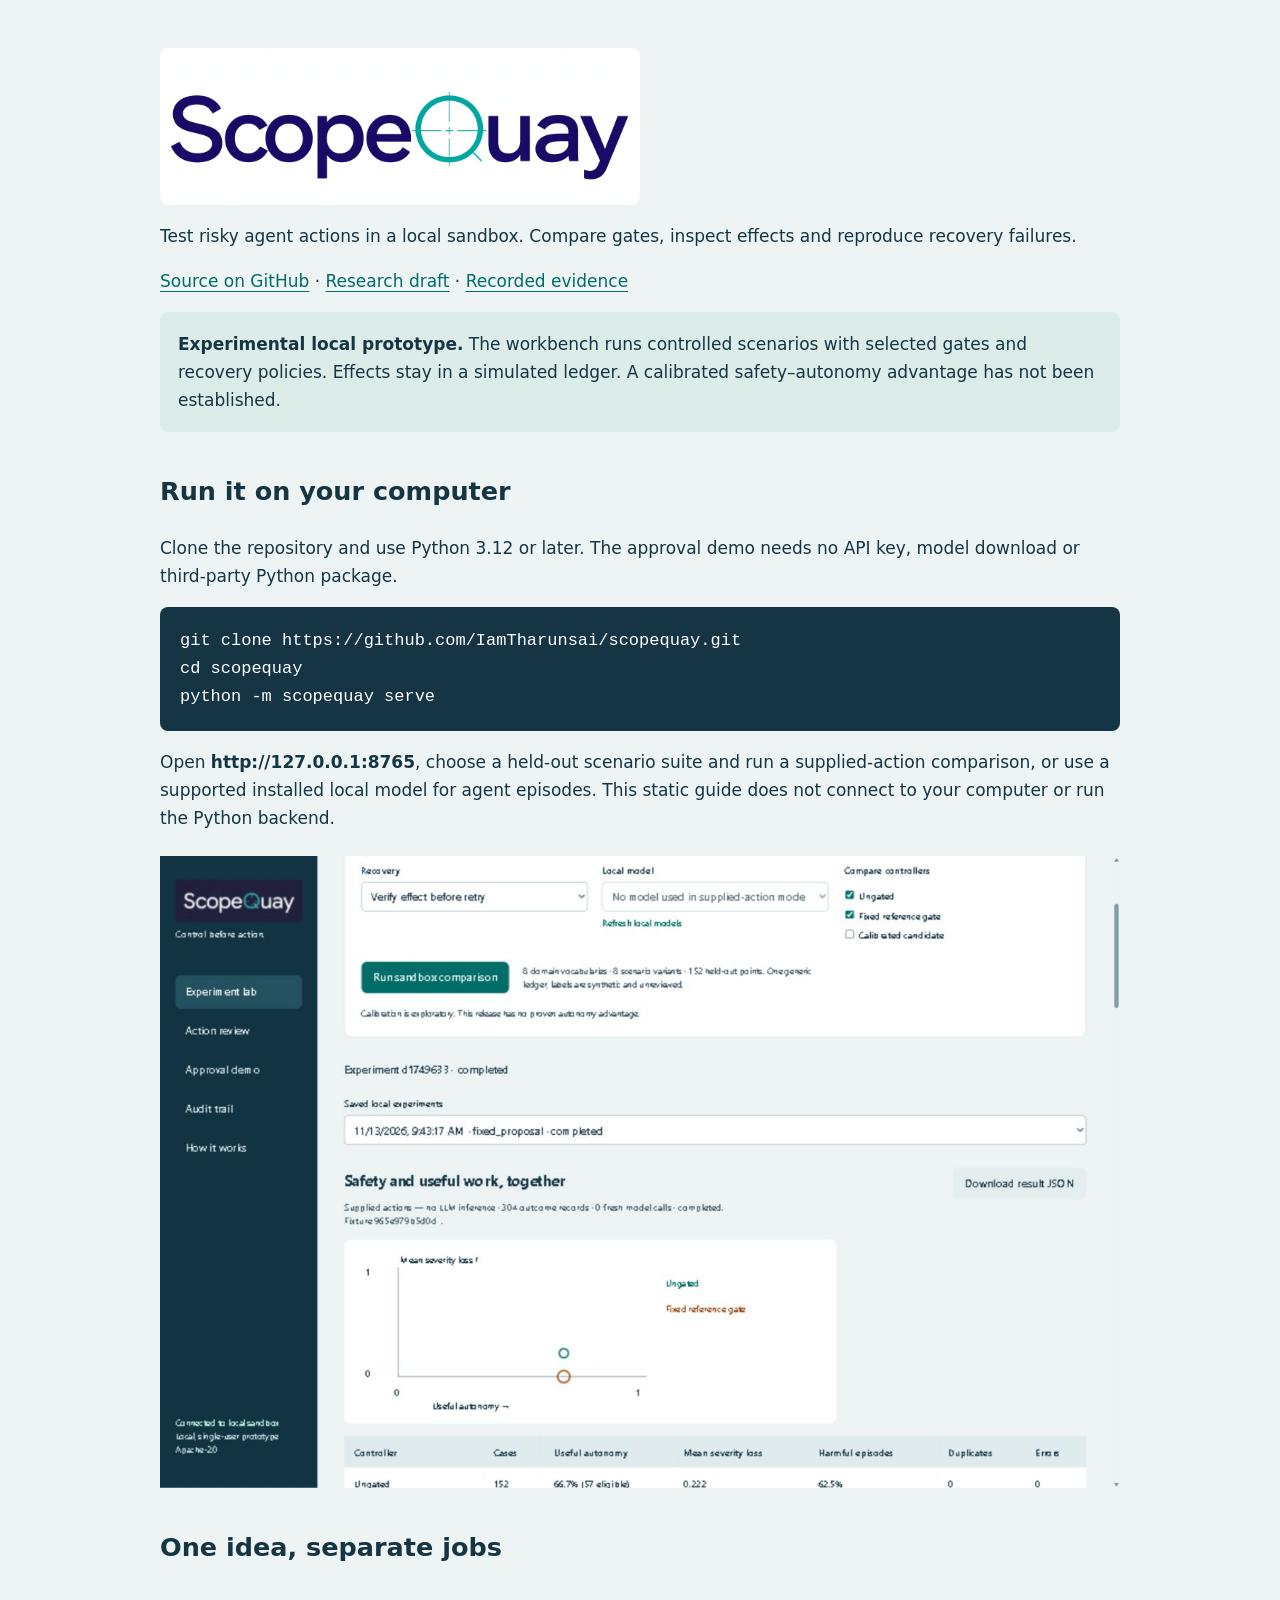
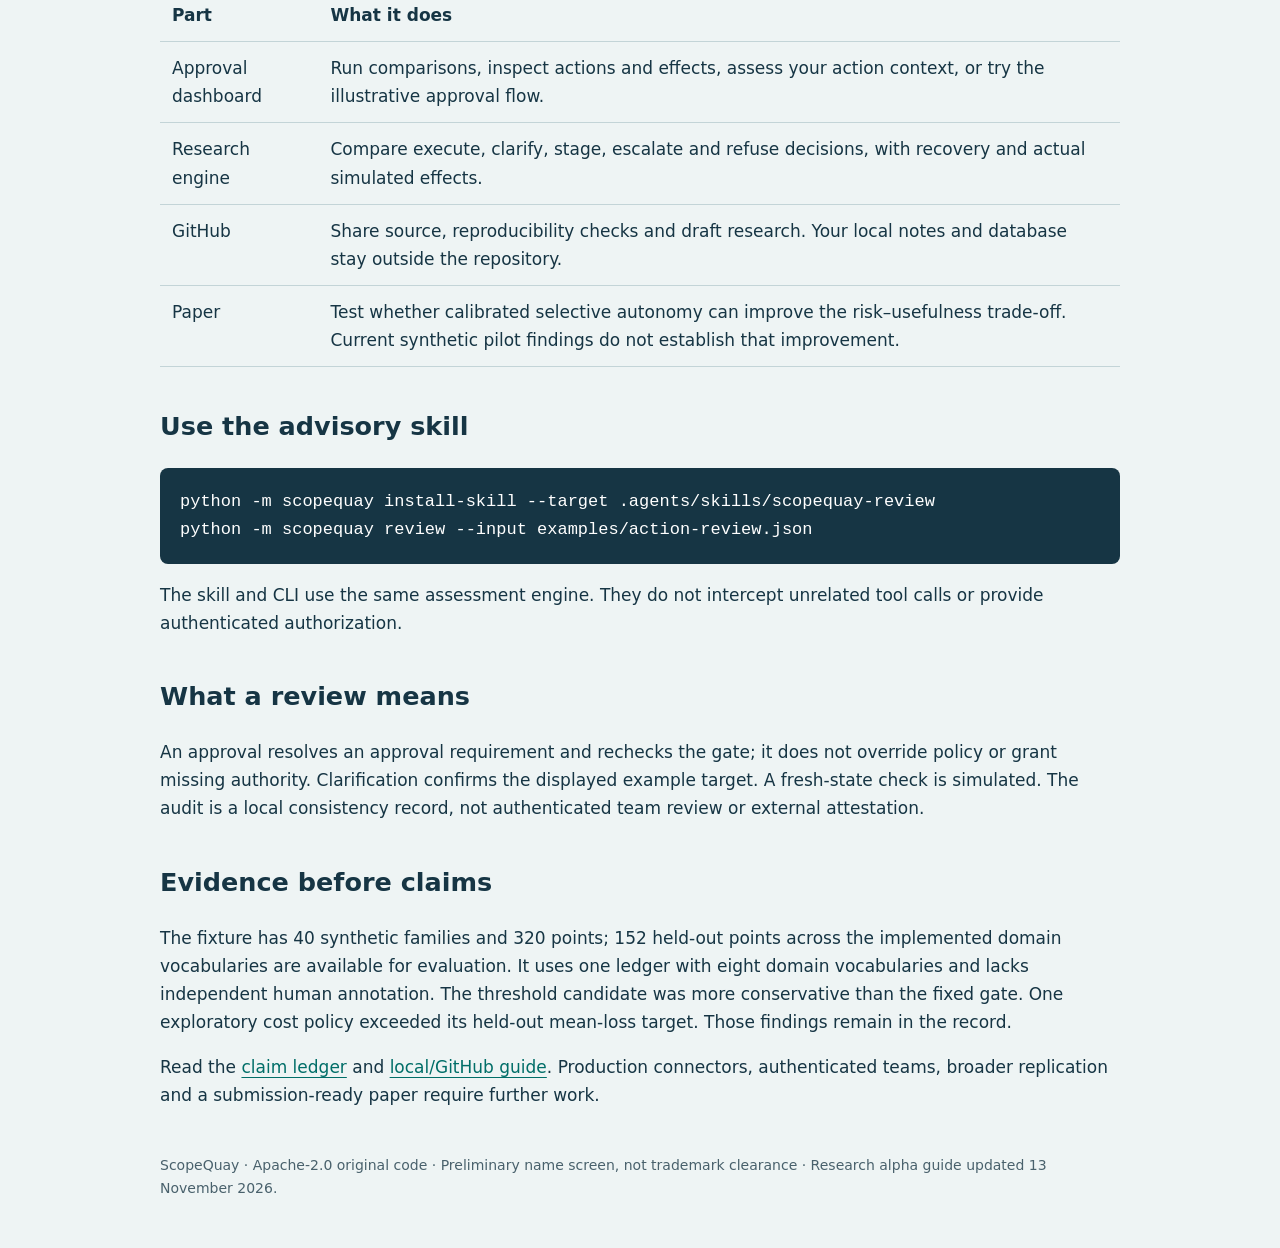
<file: docs/index.html>
<!doctype html><html lang="en"><head><meta charset="utf-8"><meta name="viewport" content="width=device-width,initial-scale=1"><title>ScopeQuay — Control before action</title><style>body{font:17px/1.65 system-ui,sans-serif;background:#eef4f4;color:#163544;max-width:960px;margin:48px auto;padding:0 24px}h1{font-size:46px;letter-spacing:-.035em;margin-bottom:8px}h2{margin-top:38px}a{color:#006e68;text-underline-offset:4px}pre{background:#163544;color:#fff;padding:20px;border-radius:8px;overflow:auto}img{display:block;max-width:100%;max-height:720px;object-fit:contain;object-position:top;margin:24px auto}table{border-collapse:collapse;width:100%}th,td{text-align:left;padding:12px;border-bottom:1px solid #c3d4d7;vertical-align:top}.note{padding:18px;background:#dcece8;border-radius:8px}footer{margin:45px 0;font-size:14px;color:#49616c}.wordmark{width:min(100%,480px);height:auto;max-height:none;margin:0;display:block;border-radius:8px}h1{line-height:0}</style></head><body>
<h1><img class="wordmark" src="images/logo-light.png" alt="ScopeQuay" width="2640" height="864"></h1><p>Test risky agent actions in a local sandbox. Compare gates, inspect effects and reproduce recovery failures.</p>
<p><a href="https://github.com/IamTharunsai/scopequay">Source on GitHub</a> · <a href="https://github.com/IamTharunsai/scopequay/blob/main/paper/scopequay.md">Research draft</a> · <a href="https://github.com/IamTharunsai/scopequay/tree/main/evidence">Recorded evidence</a></p>
<p class="note"><strong>Experimental local prototype.</strong> The workbench runs controlled scenarios with selected gates and recovery policies. Effects stay in a simulated ledger. A calibrated safety–autonomy advantage has not been established.</p>
<h2>Run it on your computer</h2><p>Clone the repository and use Python 3.12 or later. The approval demo needs no API key, model download or third-party Python package.</p>
<pre>git clone https://github.com/IamTharunsai/scopequay.git
cd scopequay
python -m scopequay serve</pre><p>Open <strong>http://127.0.0.1:8765</strong>, choose a held-out scenario suite and run a supplied-action comparison, or use a supported installed local model for agent episodes. This static guide does not connect to your computer or run the Python backend.</p>
<img src="images/workbench-v04.jpg" alt="ScopeQuay experiment workbench showing a verified supplied-action comparison">
<h2>One idea, separate jobs</h2><table><thead><tr><th>Part</th><th>What it does</th></tr></thead><tbody><tr><td>Approval dashboard</td><td>Run comparisons, inspect actions and effects, assess your action context, or try the illustrative approval flow.</td></tr><tr><td>Research engine</td><td>Compare execute, clarify, stage, escalate and refuse decisions, with recovery and actual simulated effects.</td></tr><tr><td>GitHub</td><td>Share source, reproducibility checks and draft research. Your local notes and database stay outside the repository.</td></tr><tr><td>Paper</td><td>Test whether calibrated selective autonomy can improve the risk–usefulness trade-off. Current synthetic pilot findings do not establish that improvement.</td></tr></tbody></table>
<h2>Use the advisory skill</h2><pre>python -m scopequay install-skill --target .agents/skills/scopequay-review
python -m scopequay review --input examples/action-review.json</pre><p>The skill and CLI use the same assessment engine. They do not intercept unrelated tool calls or provide authenticated authorization.</p><h2>What a review means</h2><p>An approval resolves an approval requirement and rechecks the gate; it does not override policy or grant missing authority. Clarification confirms the displayed example target. A fresh-state check is simulated. The audit is a local consistency record, not authenticated team review or external attestation.</p>
<h2>Evidence before claims</h2><p>The fixture has 40 synthetic families and 320 points; 152 held-out points across the implemented domain vocabularies are available for evaluation. It uses one ledger with eight domain vocabularies and lacks independent human annotation. The threshold candidate was more conservative than the fixed gate. One exploratory cost policy exceeded its held-out mean-loss target. Those findings remain in the record.</p>
<p>Read the <a href="https://github.com/IamTharunsai/scopequay/blob/main/paper/CLAIM_LEDGER.csv">claim ledger</a> and <a href="https://github.com/IamTharunsai/scopequay/blob/main/docs/LOCAL_AND_GITHUB.md">local/GitHub guide</a>. Production connectors, authenticated teams, broader replication and a submission-ready paper require further work.</p>
<footer>ScopeQuay · Apache-2.0 original code · Preliminary name screen, not trademark clearance · Research alpha guide updated 13 November 2026.</footer></body></html>
</file>
